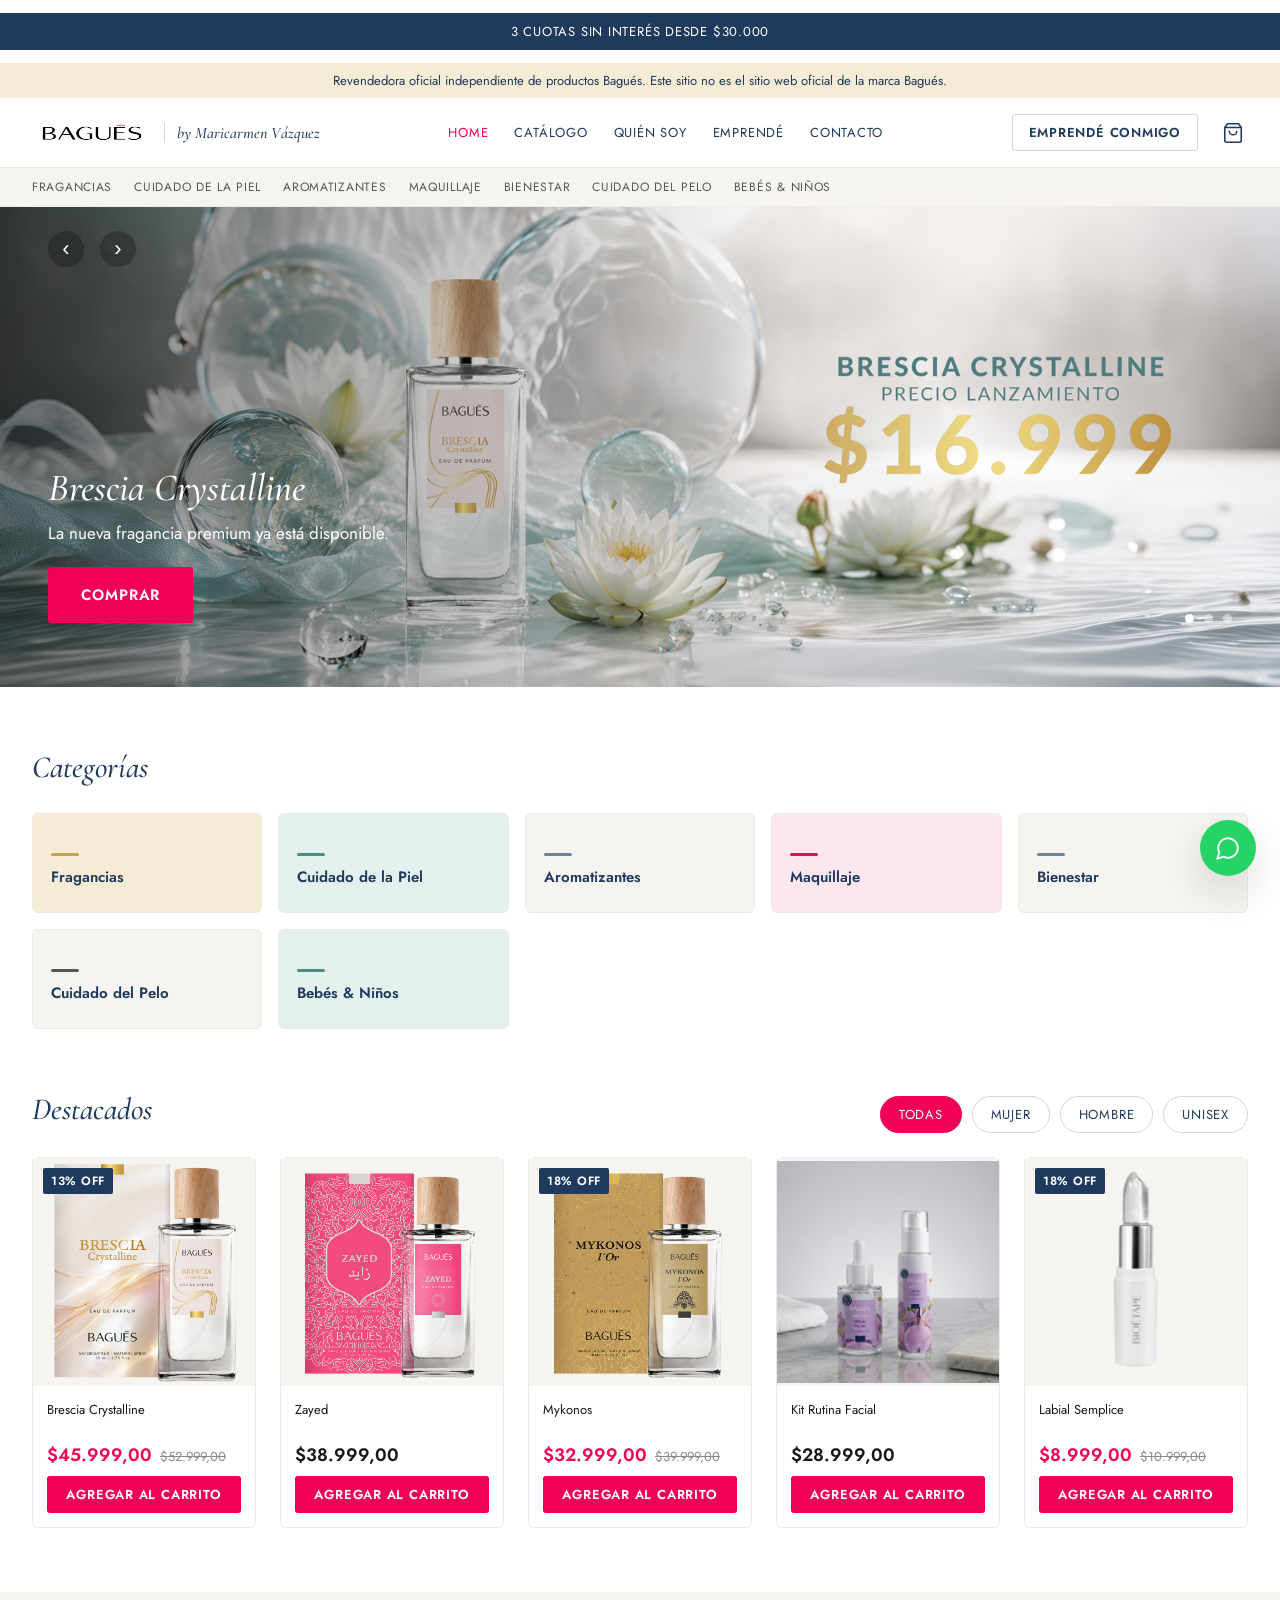
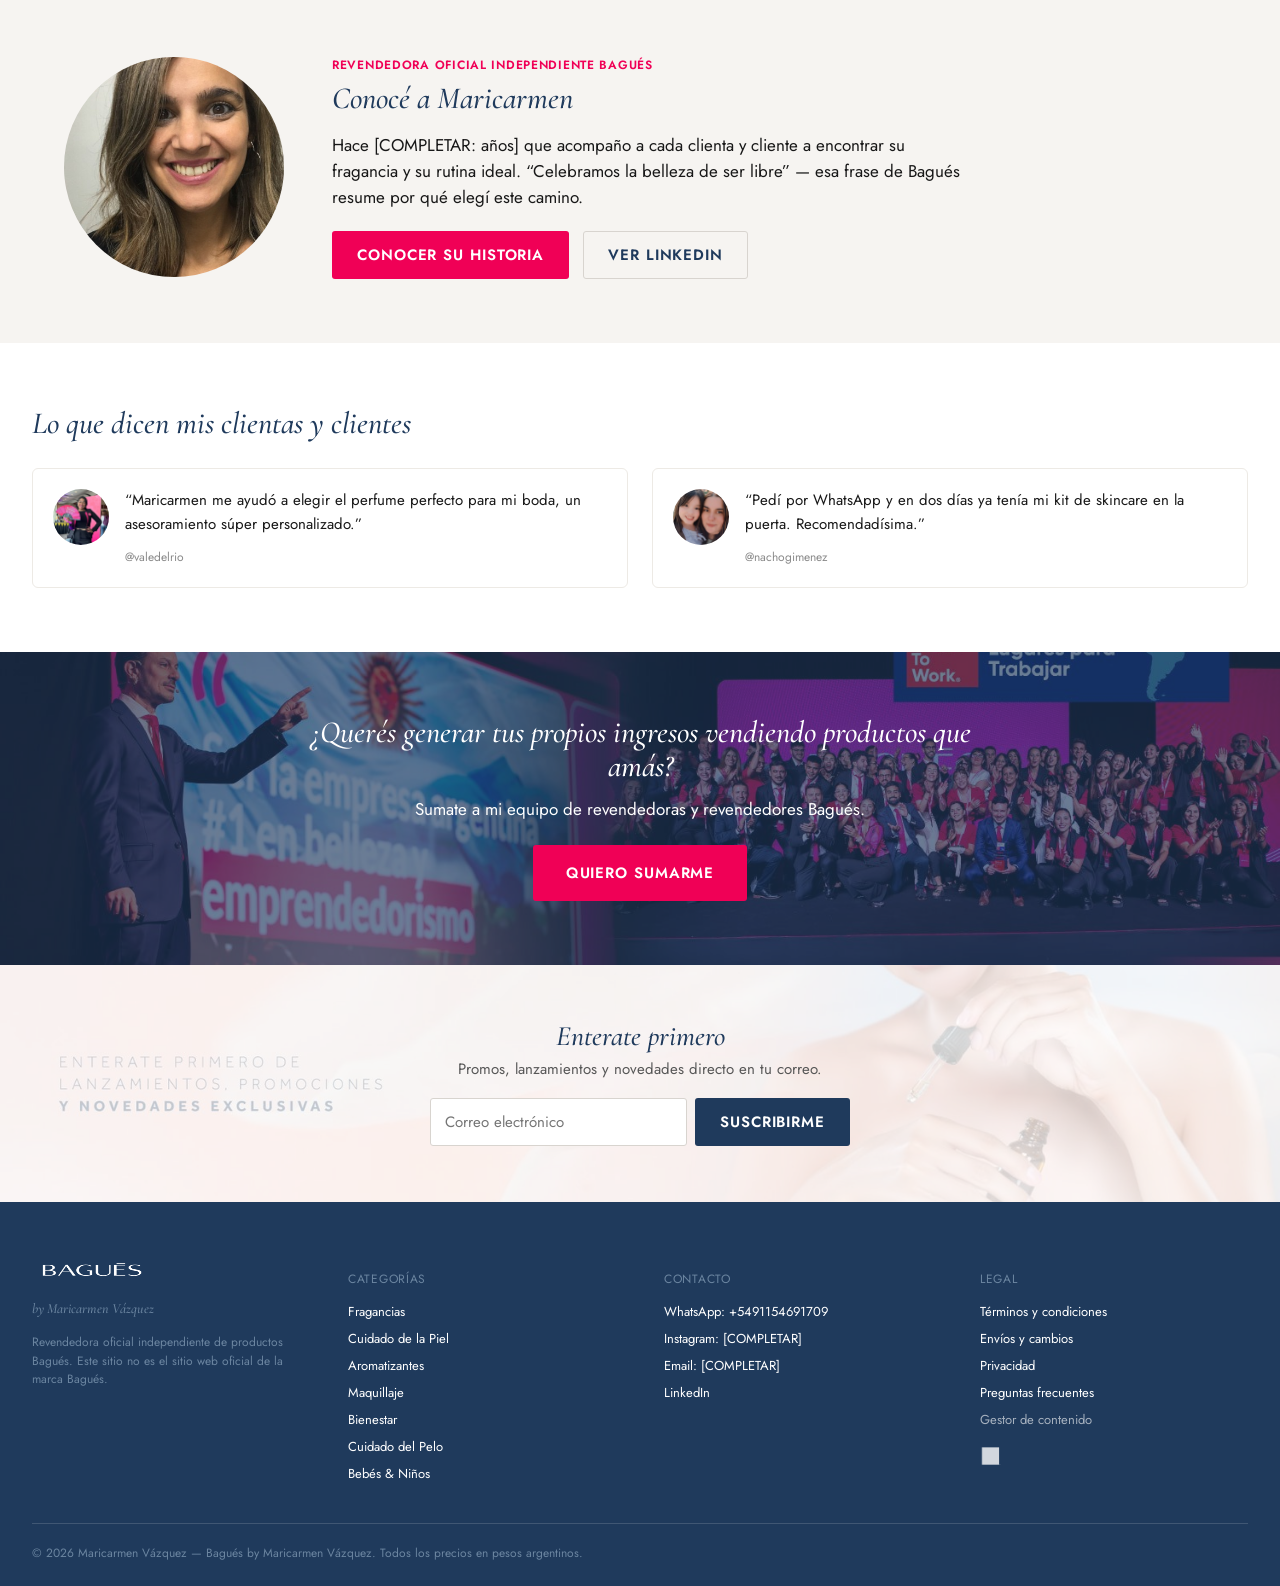
<file: index.html>
<!DOCTYPE html>
<html lang="es-AR">
<head>
<meta charset="utf-8">
<meta name="viewport" content="width=device-width, initial-scale=1">
<title>Bagués by Maricarmen Vázquez — Perfumería, skincare y maquillaje</title>
<meta name="description" content="Fragancias, cuidado de la piel, maquillaje y bienestar Bagués con asesoramiento personalizado de Maricarmen Vázquez, revendedora oficial independiente. Comprá online y coordiná por WhatsApp.">
<meta name="theme-color" content="#1F3A5C">
<link rel="canonical" href="https://ejemplo.com/">

<meta property="og:type" content="website">
<meta property="og:site_name" content="Bagués by Maricarmen Vázquez">
<meta property="og:title" content="Bagués by Maricarmen Vázquez">
<meta property="og:description" content="Celebramos la belleza de ser libre. Fragancias, skincare y maquillaje Bagués con asesoramiento personalizado.">
<meta property="og:image" content="assets/images/hero-brescia.png">
<meta property="og:locale" content="es_AR">
<meta name="twitter:card" content="summary_large_image">

<link rel="icon" href="assets/logos/bagues-logo-positivo.png">
<link rel="preload" href="fonts/jost-400.woff2" as="font" type="font/woff2" crossorigin>
<link rel="preload" href="fonts/cormorant-500i.woff2" as="font" type="font/woff2" crossorigin>
<link rel="stylesheet" href="css/tokens.colors.css">
<link rel="stylesheet" href="css/tokens.typography.css">
<link rel="stylesheet" href="css/tokens.spacing.css">
<link rel="stylesheet" href="css/styles.css">

<script type="application/ld+json">
{
  "@context": "https://schema.org",
  "@type": "Store",
  "name": "Bagués by Maricarmen Vázquez",
  "description": "Revendedora oficial independiente de productos Bagués: fragancias, cuidado de la piel, maquillaje y bienestar.",
  "areaServed": "AR",
  "currenciesAccepted": "ARS",
  "paymentAccepted": "Transferencia bancaria, Mercado Pago, Efectivo",
  "founder": { "@type": "Person", "name": "Maricarmen Vázquez", "sameAs": "https://www.linkedin.com/in/maricarmen-v%C3%A1zquez-851774218/" }
}
</script>
</head>
<body>

<a class="btn btn--secondary btn--sm sr-only" href="#main">Saltar al contenido</a>

<div id="header-slot"></div>

<main id="main" tabindex="-1"></main>

<div id="footer-slot"></div>
<div id="overlay-slot"></div>

<p id="live-region" class="sr-only" role="status" aria-live="polite"></p>

<noscript>
  <div style="padding:32px;text-align:center">
    <p>Este sitio necesita JavaScript activado para mostrar el catálogo y el carrito.</p>
    <p>Podés escribirle directamente a Maricarmen por WhatsApp para hacer tu pedido.</p>
  </div>
</noscript>

<script src="js/boot.js"></script>
</body>
</html>
</file>
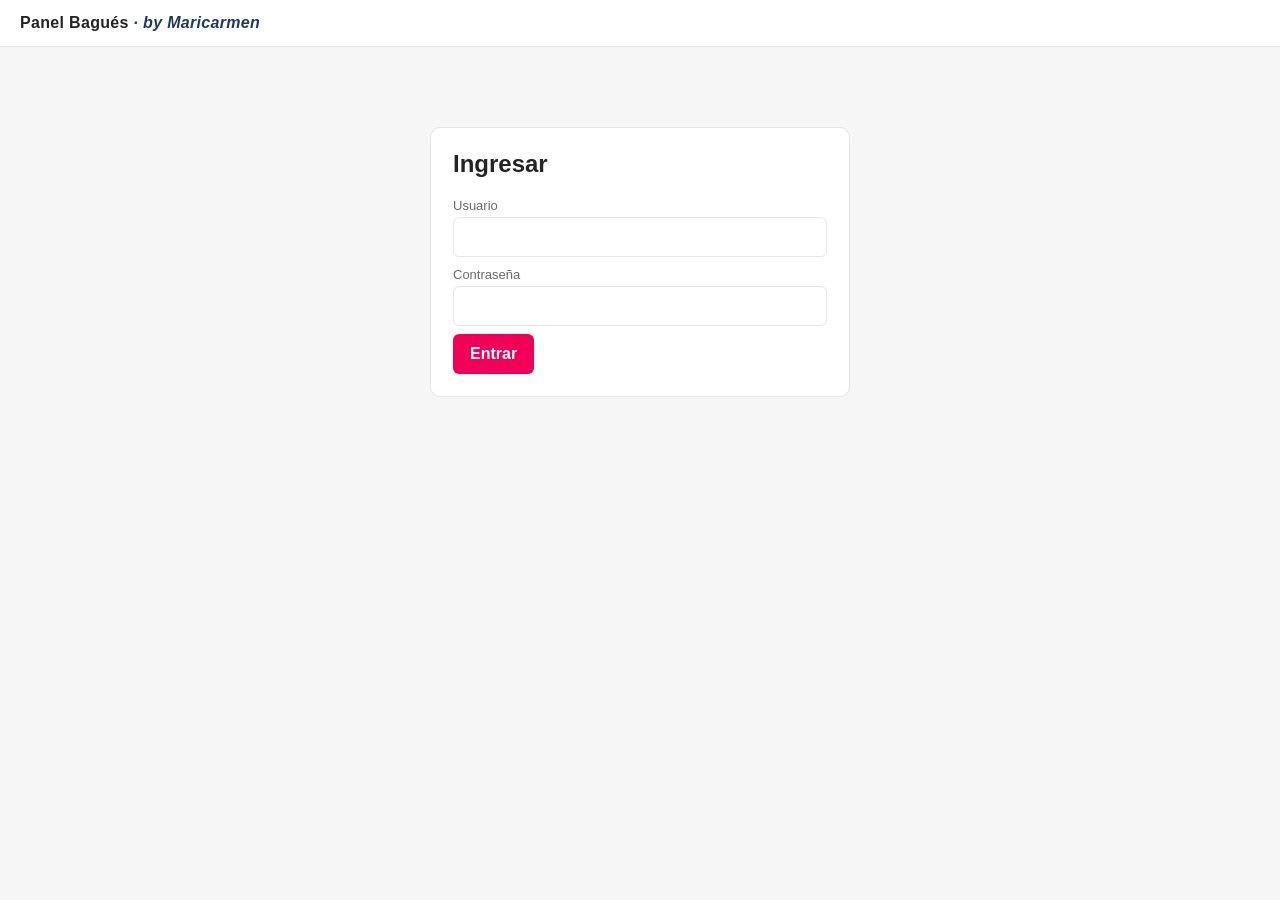
<file: admin/index.html>
<!DOCTYPE html>
<html lang="es">
<head>
<meta charset="utf-8">
<meta name="viewport" content="width=device-width, initial-scale=1">
<meta name="robots" content="noindex">
<title>Panel de administraci&oacute;n - Bagu&eacute;s by Maricarmen</title>
<style>
  :root{--pink:#F00056;--navy:#1F3A5C;--ink:#242424;--muted:#6b6b6b;--line:#e6e6e6;--bg:#f6f6f7}
  *{box-sizing:border-box}
  body{margin:0;font-family:-apple-system,'Segoe UI',Roboto,sans-serif;color:var(--ink);background:var(--bg)}
  header{background:#fff;border-bottom:1px solid var(--line);padding:14px 20px;display:flex;align-items:center;justify-content:space-between;position:sticky;top:0;z-index:10}
  header h1{font-size:16px;margin:0;letter-spacing:.02em}
  header .sp{font-style:italic;color:var(--navy)}
  .wrap{max-width:900px;margin:0 auto;padding:20px}
  .card{background:#fff;border:1px solid var(--line);border-radius:10px;padding:22px;margin-bottom:18px}
  label{display:block;font-size:13px;color:var(--muted);margin:10px 0 4px}
  input[type=text],input[type=password],input[type=number],textarea,select{width:100%;padding:10px 12px;border:1px solid var(--line);border-radius:6px;font:inherit;background:#fff}
  textarea{min-height:70px;resize:vertical}
  button{font:inherit;cursor:pointer;border-radius:6px;border:1px solid transparent;padding:10px 16px;font-weight:600}
  .btn-primary{background:var(--pink);color:#fff}
  .btn-ghost{background:#fff;border-color:var(--line);color:var(--ink)}
  .btn-sm{padding:6px 10px;font-size:13px}
  .tabs{display:flex;gap:8px;flex-wrap:wrap;margin-bottom:16px}
  .tab{padding:8px 14px;border:1px solid var(--line);border-radius:20px;background:#fff;font-size:14px}
  .tab.active{background:var(--navy);color:#fff;border-color:var(--navy)}
  .item{border:1px solid var(--line);border-radius:8px;padding:14px;margin-bottom:12px;background:#fafafa}
  .item-head{display:flex;justify-content:space-between;align-items:center;margin-bottom:6px}
  .row{display:grid;grid-template-columns:1fr 1fr;gap:12px}
  .muted{color:var(--muted);font-size:13px}
  .center{max-width:420px;margin:60px auto;text-align:left}
  .msg{padding:10px 12px;border-radius:6px;margin:10px 0;font-size:14px;display:none}
  .msg.ok{background:#e7f7ec;color:#1a7f43;display:block}
  .msg.err{background:#fdeaea;color:#b3261e;display:block}
  .msg.info{background:#eef2f8;color:var(--navy);display:block}
  .thumb{height:46px;border-radius:4px;border:1px solid var(--line);vertical-align:middle;margin-left:8px}
  .imgrow{display:flex;gap:8px;align-items:center}
  .imgrow input{flex:1}
  .bar{display:flex;gap:10px;flex-wrap:wrap;align-items:center;margin-top:8px}
  a{color:var(--pink)}
  code{background:#f0f0f0;padding:2px 5px;border-radius:4px}
</style>
</head>
<body>
<header>
  <h1>Panel Bagu&eacute;s <span class="sp">&middot; by Maricarmen</span></h1>
  <div id="hdr-actions"></div>
</header>
<div class="wrap" id="app"></div>

<script>
(function(){
  'use strict';
  var REPO='Dano-gpt/maricarmen-bagues-store', BRANCH='main';
  var API='https://api.github.com/repos/'+REPO+'/contents/';
  var PASS_HASH='b675ff39fa85b8b3418a68322bc6ed365fe14eb20ea6f741d64a0e98f1ee252e';
  var TOKEN_KEY='bagues_gh_token';
  var FILES={
    settings:{path:'content/settings.json'},
    home:{path:'content/home.json'},
    catalog:{path:'content/catalog.json'},
    faqs:{path:'content/faqs.json'}
  };
  var app=document.getElementById('app');
  var hdr=document.getElementById('hdr-actions');
  var tab='settings';

  /* ---------- utilidades ---------- */
  function el(h){var d=document.createElement('div');d.innerHTML=h.trim();return d.firstChild;}
  function esc(s){return String(s==null?'':s).replace(/&/g,'&amp;').replace(/</g,'&lt;').replace(/>/g,'&gt;').replace(/"/g,'&quot;');}
  function b64enc(str){return btoa(unescape(encodeURIComponent(str)));}
  function b64dec(b){return decodeURIComponent(escape(atob(b.replace(/\s/g,''))));}
  function token(){return localStorage.getItem(TOKEN_KEY)||'';}
  async function sha256hex(s){var buf=await crypto.subtle.digest('SHA-256',new TextEncoder().encode(s));return Array.from(new Uint8Array(buf)).map(function(b){return b.toString(16).padStart(2,'0');}).join('');}
  function msg(t,cls){var m=document.getElementById('msg');if(!m)return;m.className='msg '+cls;m.innerHTML=t;}

  function ghHeaders(){return {'Authorization':'token '+token(),'Accept':'application/vnd.github+json'};}

  async function ghGet(path){
    var r=await fetch(API+path+'?ref='+BRANCH,{headers:ghHeaders(),cache:'no-store'});
    if(r.status===404) return {sha:null,data:null};
    if(!r.ok) throw new Error('Lectura '+path+': '+r.status);
    var j=await r.json();
    return {sha:j.sha, data:JSON.parse(b64dec(j.content))};
  }
  async function ghPut(path,contentStr,sha,message){
    var body={message:message||('CMS: actualizar '+path),content:b64enc(contentStr),branch:BRANCH};
    if(sha) body.sha=sha;
    var r=await fetch(API+path,{method:'PUT',headers:ghHeaders(),body:JSON.stringify(body)});
    if(!r.ok){var e=await r.text();throw new Error('Guardado '+path+': '+r.status+' '+e);}
    var j=await r.json();return j.content.sha;
  }
  async function ghPutBinary(path,base64,message){
    // para imagenes: intenta obtener sha previo (si existe) y sube
    var sha=null;
    try{var g=await fetch(API+path+'?ref='+BRANCH,{headers:ghHeaders()});if(g.ok){sha=(await g.json()).sha;}}catch(e){}
    var body={message:message||('CMS: subir '+path),content:base64,branch:BRANCH};
    if(sha) body.sha=sha;
    var r=await fetch(API+path,{method:'PUT',headers:ghHeaders(),body:JSON.stringify(body)});
    if(!r.ok){var e=await r.text();throw new Error('Imagen '+path+': '+r.status+' '+e);}
    return true;
  }

  /* ---------- login ---------- */
  function renderLogin(){
    hdr.innerHTML='';
    app.innerHTML='';
    var c=el('<div class="card center">\
      <h2 style="margin-top:0">Ingresar</h2>\
      <div id="msg" class="msg"></div>\
      <label>Usuario</label><input type="text" id="u" autocomplete="username">\
      <label>Contrase&ntilde;a</label><input type="password" id="p" autocomplete="current-password">\
      <div class="bar"><button class="btn-primary" id="go">Entrar</button></div>\
    </div>');
    app.appendChild(c);
    document.getElementById('go').onclick=doLogin;
    document.getElementById('p').addEventListener('keydown',function(e){if(e.key==="Enter")doLogin();});
  }
  async function doLogin(){
    var u=document.getElementById('u').value.trim();
    var p=document.getElementById('p').value;
    var h=await sha256hex(p);
    if(u==='Gestor' && h===PASS_HASH){
      sessionStorage.setItem('bagues_admin_ok','1');
      routeAfterLogin();
    }else{
      msg('Usuario o contrase&ntilde;a incorrectos.','err');
    }
  }

  /* ---------- token ---------- */
  function renderToken(){
    hdr.innerHTML='';
    app.innerHTML='';
    var tokenUrl='https://github.com/settings/personal-access-tokens/new';
    var c=el('<div class="card center" style="max-width:560px">\
      <h2 style="margin-top:0">Conectar con GitHub (una sola vez)</h2>\
      <div id="msg" class="msg"></div>\
      <p class="muted">Para poder <b>guardar</b> los cambios en el sitio, peg&aacute; un <b>token de acceso</b> de GitHub. Se guarda solo en este navegador; no viaja a ning&uacute;n otro lado.</p>\
      <ol class="muted" style="line-height:1.7">\
        <li>Abr&iacute; <a href="'+tokenUrl+'" target="_blank" rel="noopener">github.com/settings/personal-access-tokens/new</a></li>\
        <li>En <b>Repository access</b> eleg&iacute; <b>Only select repositories</b> &rarr; <code>maricarmen-bagues-store</code>.</li>\
        <li>En <b>Permissions &rarr; Repository permissions</b>, pon&eacute; <b>Contents: Read and write</b>.</li>\
        <li>Click <b>Generate token</b>, copialo y pegalo ac&aacute; abajo.</li>\
      </ol>\
      <label>Token de GitHub</label><input type="password" id="tok" placeholder="github_pat_...">\
      <div class="bar"><button class="btn-primary" id="savetok">Guardar y continuar</button></div>\
    </div>');
    app.appendChild(c);
    document.getElementById('savetok').onclick=async function(){
      var t=document.getElementById('tok').value.trim();
      if(!t){msg('Peg&aacute; el token.','err');return;}
      localStorage.setItem(TOKEN_KEY,t);
      msg('Verificando token...','info');
      try{
        var r=await fetch('https://api.github.com/repos/'+REPO,{headers:ghHeaders()});
        if(!r.ok) throw new Error('El token no tiene acceso al repositorio ('+r.status+').');
        routeAfterLogin();
      }catch(e){localStorage.removeItem(TOKEN_KEY);msg(e.message,'err');}
    };
  }

  /* ---------- carga de contenido ---------- */
  async function loadAll(){
    for(var k in FILES){
      var g=await ghGet(FILES[k].path);
      FILES[k].sha=g.sha; FILES[k].data=g.data;
    }
  }

  /* ---------- helpers de formulario ---------- */
  function field(labelTxt,value,onInput,type){
    var id='f'+Math.random().toString(36).slice(2);
    var input;
    if(type==='textarea'){input=el('<textarea id="'+id+'"></textarea>');input.value=value==null?'':value;}
    else if(type==='number'){input=el('<input type="number" id="'+id+'">');input.value=(value==null?'':value);}
    else{input=el('<input type="text" id="'+id+'">');input.value=value==null?'':value;}
    input.addEventListener('input',function(){onInput(type==='number'?(input.value===''?null:Number(input.value)):input.value);});
    var wrap=el('<div><label>'+labelTxt+'</label></div>');
    wrap.appendChild(input);
    return wrap;
  }
  function imageField(labelTxt,value,onInput){
    var wrap=el('<div><label>'+labelTxt+'</label></div>');
    var row=el('<div class="imgrow"></div>');
    var input=el('<input type="text" placeholder="assets/...">');input.value=value==null?'':value;
    input.addEventListener('input',function(){onInput(input.value);refreshThumb();});
    var up=el('<button class="btn-ghost btn-sm">Subir</button>');
    var file=el('<input type="file" accept="image/*" style="display:none">');
    var thumb=el('<img class="thumb" style="display:none">');
    function refreshThumb(){var v=input.value;if(v){thumb.style.display='inline-block';thumb.src=(v.indexOf('http')===0?v:'../'+v);}else{thumb.style.display='none';}}
    up.onclick=function(){file.click();};
    file.onchange=function(){
      var f=file.files[0];if(!f)return;
      var rd=new FileReader();
      rd.onload=async function(){
        var b64=rd.result.split(',')[1];
        var name=f.name.replace(/[^a-zA-Z0-9._-]/g,'_');
        var path='assets/uploads/'+Date.now()+'_'+name;
        up.textContent='Subiendo...';up.disabled=true;
        try{
          await ghPutBinary(path,b64,'CMS: subir imagen '+name);
          input.value=path;onInput(path);refreshThumb();
          up.textContent='Subir';up.disabled=false;
        }catch(e){alert(e.message);up.textContent='Subir';up.disabled=false;}
      };
      rd.readAsDataURL(f);
    };
    row.appendChild(input);row.appendChild(up);row.appendChild(file);row.appendChild(thumb);
    wrap.appendChild(row);refreshThumb();
    return wrap;
  }
  function objList(container,list,defs,addLabel){
    function draw(){
      container.innerHTML='';
      list.forEach(function(obj,idx){
        var item=el('<div class="item"></div>');
        var head=el('<div class="item-head"><b class="muted">#'+(idx+1)+'</b></div>');
        var del=el('<button class="btn-ghost btn-sm">Eliminar</button>');
        del.onclick=function(){list.splice(idx,1);draw();};
        head.appendChild(del);item.appendChild(head);
        defs.forEach(function(d){
          var f;
          if(d.type==='image') f=imageField(d.label,obj[d.name],function(v){obj[d.name]=v;});
          else f=field(d.label,obj[d.name],function(v){obj[d.name]=v;},d.type);
          item.appendChild(f);
        });
        container.appendChild(item);
      });
      var add=el('<button class="btn-ghost btn-sm">+ '+addLabel+'</button>');
      add.onclick=function(){var o={};defs.forEach(function(d){o[d.name]=d.type==='number'?0:'';});list.push(o);draw();};
      container.appendChild(add);
    }
    draw();
  }
  function strList(container,arr,addLabel){
    function draw(){
      container.innerHTML='';
      arr.forEach(function(v,idx){
        var item=el('<div class="imgrow" style="margin-bottom:8px"></div>');
        var inp=el('<input type="text">');inp.value=v;
        inp.addEventListener('input',function(){arr[idx]=inp.value;});
        var del=el('<button class="btn-ghost btn-sm">x</button>');
        del.onclick=function(){arr.splice(idx,1);draw();};
        item.appendChild(inp);item.appendChild(del);container.appendChild(item);
      });
      var add=el('<button class="btn-ghost btn-sm">+ '+addLabel+'</button>');
      add.onclick=function(){arr.push('');draw();};
      container.appendChild(add);
    }
    draw();
  }

  /* ---------- editores ---------- */
  function editSettings(root){
    var d=FILES.settings.data, r=d.reseller, c=d.commerce, lg=d.legal, fo=d.forms, an=d.analytics;
    var box=el('<div class="card"><h3>Revendedora / contacto</h3></div>');
    box.appendChild(field('Nombre',r.nombre,function(v){r.nombre=v;}));
    box.appendChild(field('Rol',r.rol,function(v){r.rol=v;}));
    box.appendChild(field('WhatsApp (internacional, sin +)',r.whatsapp,function(v){r.whatsapp=v;}));
    box.appendChild(field('Instagram (usuario)',r.instagram,function(v){r.instagram=v;}));
    box.appendChild(field('Email',r.email,function(v){r.email=v;}));
    box.appendChild(field('Zona de cobertura',r.zona,function(v){r.zona=v;}));
    box.appendChild(field('LinkedIn (URL)',r.linkedin,function(v){r.linkedin=v;}));
    box.appendChild(imageField('Foto de Maricarmen',r.foto,function(v){r.foto=v;}));
    box.appendChild(field('Bio corta',r.bioCorta,function(v){r.bioCorta=v;},'textarea'));
    var blWrap=el('<div><label>Bio larga (p&aacute;rrafos)</label><div></div></div>');
    strList(blWrap.lastChild,r.bioLarga,'agregar p&aacute;rrafo');box.appendChild(blWrap);
    root.appendChild(box);

    var box2=el('<div class="card"><h3>Comercio</h3></div>');
    box2.appendChild(field('Env&iacute;o gratis desde ($)',c.envioGratisDesde,function(v){c.envioGratisDesde=v;},'number'));
    box2.appendChild(field('Costo de env&iacute;o ($)',c.costoEnvio,function(v){c.costoEnvio=v;},'number'));
    box2.appendChild(field('Moneda (s&iacute;mbolo)',c.moneda,function(v){c.moneda=v;}));
    var cupWrap=el('<div><label>Cupones</label><div></div></div>');
    objList(cupWrap.lastChild,c.cupones,[{name:'codigo',label:'C&oacute;digo',type:'text'},{name:'descuento',label:'Descuento (0.10 = 10%)',type:'number'}],'cup&oacute;n');
    box2.appendChild(cupWrap);
    var promoWrap=el('<div><label>Promos (barra superior)</label><div></div></div>');
    strList(promoWrap.lastChild,c.promos,'agregar promo');box2.appendChild(promoWrap);
    root.appendChild(box2);

    var box3=el('<div class="card"><h3>Legal, formularios y analytics</h3></div>');
    box3.appendChild(field('Texto del aviso legal',lg.disclaimer,function(v){lg.disclaimer=v;},'textarea'));
    var selWrap=el('<div><label>Modo de formularios</label></div>');
    var sel=el('<select><option value="whatsapp">whatsapp</option><option value="email">email</option><option value="endpoint">endpoint</option></select>');
    sel.value=fo.modo;sel.onchange=function(){fo.modo=sel.value;};selWrap.appendChild(sel);box3.appendChild(selWrap);
    box3.appendChild(field('Endpoint (si modo=endpoint)',fo.endpoint,function(v){fo.endpoint=v;}));
    box3.appendChild(field('Google Analytics ID (G-...)',an.gaMeasurementId,function(v){an.gaMeasurementId=v;}));
    box3.appendChild(field('Meta Pixel ID',an.metaPixelId,function(v){an.metaPixelId=v;}));
    root.appendChild(box3);
  }
  function editHome(root){
    var d=FILES.home.data;
    var b1=el('<div class="card"><h3>Slides del hero</h3><div></div></div>');
    objList(b1.lastChild,d.hero,[{name:'image',label:'Imagen',type:'image'},{name:'title',label:'T&iacute;tulo',type:'text'},{name:'subtitle',label:'Subt&iacute;tulo',type:'text'},{name:'link',label:'Link (ej #/producto/brescia)',type:'text'}],'slide');
    root.appendChild(b1);
    var b2=el('<div class="card"><h3>Testimonios</h3><div></div></div>');
    objList(b2.lastChild,d.testimonials,[{name:'img',label:'Foto',type:'image'},{name:'text',label:'Texto',type:'textarea'},{name:'author',label:'Autor',type:'text'}],'testimonio');
    root.appendChild(b2);
  }
  function editCatalog(root){
    var d=FILES.catalog.data;
    var b1=el('<div class="card"><h3>Categor&iacute;as</h3><div></div></div>');
    objList(b1.lastChild,d.categories,[{name:'slug',label:'Slug',type:'text'},{name:'name',label:'Nombre',type:'text'},{name:'accent',label:'Color acento (var CSS)',type:'text'},{name:'tint',label:'Color fondo (var CSS)',type:'text'}],'categor&iacute;a');
    root.appendChild(b1);
    var b2=el('<div class="card"><h3>Productos</h3><div></div></div>');
    objList(b2.lastChild,d.products,[
      {name:'id',label:'ID (&uacute;nico, sin espacios)',type:'text'},
      {name:'name',label:'Nombre',type:'text'},
      {name:'family',label:'Familia',type:'text'},
      {name:'category',label:'Categor&iacute;a (slug)',type:'text'},
      {name:'genero',label:'G&eacute;nero (Mujer/Hombre/Unisex)',type:'text'},
      {name:'price',label:'Precio ($)',type:'number'},
      {name:'compareAt',label:'Precio anterior ($, opcional)',type:'number'},
      {name:'percent',label:'% OFF',type:'number'},
      {name:'image',label:'Imagen',type:'image'},
      {name:'notes',label:'Notas',type:'textarea'},
      {name:'desc',label:'Descripci&oacute;n',type:'textarea'}
    ],'producto');
    root.appendChild(b2);
  }
  function editFaqs(root){
    var d=FILES.faqs.data;
    var b=el('<div class="card"><h3>Preguntas frecuentes</h3><div></div></div>');
    objList(b.lastChild,d.faqs,[{name:'q',label:'Pregunta',type:'text'},{name:'a',label:'Respuesta',type:'textarea'}],'pregunta');
    root.appendChild(b);
  }

  /* ---------- main ---------- */
  function renderMain(){
    hdr.innerHTML='';
    var logout=el('<button class="btn-ghost btn-sm">Salir</button>');
    logout.onclick=function(){sessionStorage.removeItem('bagues_admin_ok');renderLogin();};
    hdr.appendChild(logout);

    app.innerHTML='';
    var tabs=el('<div class="tabs">\
      <button class="tab" data-t="settings">Configuraci&oacute;n</button>\
      <button class="tab" data-t="home">Inicio</button>\
      <button class="tab" data-t="catalog">Cat&aacute;logo</button>\
      <button class="tab" data-t="faqs">FAQs</button></div>');
    app.appendChild(tabs);
    var m=el('<div id="msg" class="msg"></div>');app.appendChild(m);
    var root=el('<div></div>');app.appendChild(root);
    var bar=el('<div class="bar"><button class="btn-primary" id="save">Guardar y publicar</button>\
      <span class="muted">Los cambios se publican en el sitio en ~1 minuto.</span></div>');
    app.appendChild(bar);

    function paint(){
      Array.prototype.forEach.call(tabs.querySelectorAll('.tab'),function(b){b.classList.toggle('active',b.getAttribute('data-t')===tab);});
      root.innerHTML='';
      if(tab==='settings')editSettings(root);
      else if(tab==='home')editHome(root);
      else if(tab==='catalog')editCatalog(root);
      else editFaqs(root);
    }
    Array.prototype.forEach.call(tabs.querySelectorAll('.tab'),function(b){b.onclick=function(){tab=b.getAttribute('data-t');paint();};});
    document.getElementById('save').onclick=saveAll;
    paint();
  }

  async function saveAll(){
    var btn=document.getElementById('save');btn.disabled=true;btn.textContent='Guardando...';
    msg('Guardando cambios...','info');
    try{
      for(var k in FILES){
        var json=JSON.stringify(FILES[k].data,null,2)+'\n';
        var newSha=await ghPut(FILES[k].path,json,FILES[k].sha,'CMS: actualizar '+FILES[k].path);
        FILES[k].sha=newSha;
      }
      msg('Cambios guardados. El sitio se actualiza en ~1 minuto.','ok');
    }catch(e){msg(e.message,'err');}
    btn.disabled=false;btn.textContent='Guardar y publicar';
  }

  async function routeAfterLogin(){
    if(!token()){renderToken();return;}
    app.innerHTML='<div class="card">Cargando contenido...</div>';
    try{await loadAll();renderMain();}
    catch(e){
      if(String(e.message).indexOf('401')>=0||String(e.message).indexOf('403')>=0){
        localStorage.removeItem(TOKEN_KEY);renderToken();
        setTimeout(function(){msg('El token no es v&aacute;lido o expir&oacute;. Gener&aacute; uno nuevo.','err');},50);
      }else{
        app.innerHTML='<div class="card"><div class="msg err" style="display:block">'+esc(e.message)+'</div></div>';
      }
    }
  }

  /* ---------- init ---------- */
  if(sessionStorage.getItem('bagues_admin_ok')==='1') routeAfterLogin();
  else renderLogin();
})();
</script>
</body>
</html>
</file>
<file: css/tokens.colors.css>
:root{
--pink-100:#FDE7EF;
--pink-300:#F98CB0;
--pink-500:#F00056;
--pink-600:#D0004A;
--pink-700:#A8003C;
--navy-900:#1F3A5C;
--navy-700:#35506E;
--navy-400:#6B85A0;
--gold-500:#C9A24B;
--gold-100:#F6ECD6;
--teal-500:#4C8C86;
--teal-100:#E3F0EE;
--ink:#181818;
--gray-900:#242424;
--gray-700:#575757;
--gray-500:#8A8A8A;
--gray-300:#D8D4CF;
--gray-150:#EDEAE5;
--gray-100:#F6F4F1;
--white:#FFFFFF;
--color-primary:var(--pink-500);
--color-primary-hover:var(--pink-600);
--color-primary-active:var(--pink-700);
--color-primary-tint:var(--pink-100);
--color-secondary:var(--navy-900);
--color-accent-gold:var(--gold-500);
--color-accent-teal:var(--teal-500);
--text-heading:var(--navy-900);
--text-body:var(--ink);
--text-muted:var(--gray-700);
--text-faint:var(--gray-500);
--text-on-primary:var(--white);
--text-on-dark:var(--white);
--surface-page:var(--white);
--surface-canvas:var(--gray-100);
--surface-card:var(--white);
--surface-sunken:var(--gray-100);
--surface-dark:var(--navy-900);
--border-default:var(--gray-300);
--border-subtle:var(--gray-150);
--border-focus:var(--color-primary);
--link-color:var(--pink-600);
--link-color-hover:var(--pink-700);
--sale-badge-bg:var(--navy-900);
--sale-badge-text:var(--white);
}
</file>
<file: css/tokens.typography.css>
:root{
--font-display:'Cormorant Garamond',Georgia,serif;
--font-sans:'Jost',-apple-system,'Segoe UI',sans-serif;
--tracking-wide:0.06em;
--tracking-wider:0.12em;
--fs-display-xl:clamp(2.75rem,4vw,4.5rem);/* @kind other */
--fs-display-lg:clamp(2.2rem,3vw,3.25rem);/* @kind other */
--fs-display-md:clamp(1.6rem,2.4vw,2.25rem);/* @kind other */
--fs-heading-lg:1.75rem;
--fs-heading-md:1.375rem;
--fs-heading-sm:1.125rem;
--fs-body-lg:1.0625rem;
--fs-body-md:0.9375rem;
--fs-body-sm:0.8125rem;
--fs-label:0.75rem;
--lh-tight:1.1;/* @kind other */
--lh-snug:1.3;/* @kind other */
--lh-normal:1.55;/* @kind other */
--fw-regular:400;/* @kind other */
--fw-medium:500;/* @kind other */
--fw-semibold:600;/* @kind other */
--fw-bold:700;/* @kind other */
}
</file>
<file: css/tokens.spacing.css>
:root{
--space-1:4px;--space-2:8px;--space-3:12px;--space-4:16px;--space-5:20px;
--space-6:24px;--space-8:32px;--space-10:40px;--space-12:48px;--space-16:64px;
--space-20:80px;--space-24:96px;
--container-max:1280px;/* @kind other */
--radius-xs:2px;--radius-sm:3px;--radius-md:6px;--radius-lg:10px;--radius-pill:999px;
--shadow-sm:0 1px 3px rgba(24,24,24,0.08);
--shadow-md:0 6px 20px rgba(24,24,24,0.10);
--shadow-lg:0 16px 40px rgba(24,24,24,0.14);
--ease-standard:cubic-bezier(.4,0,.2,1);/* @kind other */
--dur-fast:150ms;/* @kind other */--dur-base:220ms;/* @kind other */--dur-slow:400ms;/* @kind other */
}
</file>
<file: css/styles.css>
/* ==========================================================================
   Bagués Design System — hoja de estilos de producción
   Tokens en: tokens.colors.css / tokens.typography.css / tokens.spacing.css
   ========================================================================== */

@font-face{font-family:'Cormorant Garamond';src:url('../fonts/cormorant-400.woff2') format('woff2');font-weight:400 700;font-style:normal;font-display:swap}
@font-face{font-family:'Cormorant Garamond';src:url('../fonts/cormorant-500i.woff2') format('woff2');font-weight:400 700;font-style:italic;font-display:swap}
@font-face{font-family:'Jost';src:url('../fonts/jost-400.woff2') format('woff2');font-weight:400 700;font-style:normal;font-display:swap}

@import url('tokens.colors.css');
@import url('tokens.typography.css');
@import url('tokens.spacing.css');

*{box-sizing:border-box}
html{scroll-behavior:smooth}
body{margin:0;font-family:var(--font-sans);background:var(--surface-page);color:var(--text-body);min-height:100vh;display:flex;flex-direction:column}
a{color:var(--link-color);text-decoration:none}
a:hover{color:var(--link-color-hover)}
img{max-width:100%}
::selection{background:var(--pink-100)}
:focus-visible{outline:2px solid var(--border-focus);outline-offset:2px}

.container{max-width:var(--container-max);margin:0 auto;padding-left:var(--space-8);padding-right:var(--space-8)}
.display{font-family:var(--font-display);font-style:italic;line-height:var(--lh-tight);color:var(--text-heading)}
.display-lg{font-size:var(--fs-display-lg)}
.display-md{font-size:var(--fs-display-md)}
.h-lg{font-size:var(--fs-heading-lg)}
.eyebrow{font-size:12px;text-transform:uppercase;letter-spacing:var(--tracking-wide);color:var(--color-primary);font-weight:var(--fw-semibold)}
.muted{color:var(--text-muted)}
.faint{color:var(--text-faint)}
.sr-only{position:absolute;width:1px;height:1px;padding:0;margin:-1px;overflow:hidden;clip:rect(0 0 0 0);white-space:nowrap;border:0}

/* ---------- Botones ---------- */
.btn{font-family:var(--font-sans);font-weight:var(--fw-semibold);letter-spacing:var(--tracking-wide);text-transform:uppercase;
  border-radius:var(--radius-sm);border:1px solid transparent;cursor:pointer;display:inline-flex;align-items:center;justify-content:center;gap:8px;
  transition:background var(--dur-fast) var(--ease-standard),color var(--dur-fast) var(--ease-standard),border-color var(--dur-fast) var(--ease-standard);
  padding:12px 24px;font-size:var(--fs-body-md);text-decoration:none}
.btn:hover{text-decoration:none}
.btn--sm{padding:8px 16px;font-size:var(--fs-body-sm)}
.btn--lg{padding:16px 32px;font-size:var(--fs-body-md)}
.btn--primary{background:var(--color-primary);color:var(--text-on-primary)}
.btn--primary:hover{background:var(--color-primary-hover);color:var(--text-on-primary)}
.btn--secondary{background:var(--color-secondary);color:var(--white)}
.btn--secondary:hover{background:var(--navy-700);color:var(--white)}
.btn--outline{background:transparent;color:var(--color-secondary);border-color:var(--border-default)}
.btn--outline:hover{background:var(--gray-100);color:var(--color-secondary)}
.btn--ghost{background:transparent;color:var(--color-secondary)}
.btn--ghost:hover{background:var(--gray-100)}
.btn[disabled]{opacity:.5;cursor:not-allowed}
.btn--block{width:100%}

/* ---------- Formularios ---------- */
.field{font-family:var(--font-sans);font-size:var(--fs-body-md);padding:12px 14px;border-radius:var(--radius-sm);
  border:1px solid var(--border-default);outline:none;color:var(--text-body);background:var(--white);width:100%;
  transition:border-color var(--dur-fast) var(--ease-standard)}
.field:focus{border-color:var(--border-focus)}
textarea.field{resize:vertical}
select.field{appearance:none;background-image:url("data:image/svg+xml;utf8,<svg xmlns='http://www.w3.org/2000/svg' width='12' height='12' viewBox='0 0 24 24' fill='none' stroke='%23575757' stroke-width='2'><path d='m6 9 6 6 6-6'/></svg>");background-repeat:no-repeat;background-position:right 12px center;padding-right:34px}
.form-stack{display:flex;flex-direction:column;gap:14px}
.form-error{font-size:var(--fs-body-sm);color:var(--pink-700)}
.check{display:flex;gap:8px;align-items:flex-start;font-size:var(--fs-body-sm);color:var(--text-muted)}

/* ---------- Badges / pills ---------- */
.badge-sale{font-family:var(--font-sans);font-weight:var(--fw-semibold);font-size:var(--fs-label);text-transform:uppercase;
  letter-spacing:var(--tracking-wide);background:var(--sale-badge-bg);color:var(--sale-badge-text);padding:4px 8px;
  border-radius:var(--radius-xs);display:inline-block}
.pill{font-family:var(--font-sans);font-size:var(--fs-body-sm);text-transform:uppercase;letter-spacing:var(--tracking-wide);
  padding:8px 18px;border-radius:var(--radius-pill);border:1px solid var(--border-default);background:transparent;
  color:var(--text-heading);cursor:pointer;transition:all var(--dur-fast) var(--ease-standard)}
.pill:hover{border-color:var(--color-primary)}
.pill.is-active{border-color:var(--color-primary);background:var(--color-primary);color:var(--white)}
.pills{display:flex;gap:10px;flex-wrap:wrap}
.tag{padding:8px 16px;border-radius:var(--radius-pill);border:1px solid var(--border-default);background:#fff;
  color:var(--text-heading);font-family:var(--font-sans);font-size:13px;cursor:pointer}
.tag.is-active{border-color:var(--color-primary);background:var(--color-primary);color:#fff}
.option-row{display:inline-flex;align-items:center;padding:10px 16px;border-radius:var(--radius-sm);
  border:1px solid var(--border-default);background:#fff;color:var(--text-body);font-size:14px;cursor:pointer;width:100%}
.option-row.is-active{border-color:var(--color-primary);background:var(--pink-100);color:var(--navy-900)}

/* ---------- Precios ---------- */
.price{display:flex;align-items:baseline;gap:8px;flex-wrap:wrap}
.price__now{font-weight:var(--fw-semibold);font-size:var(--fs-heading-sm);color:var(--text-body)}
.price__now.is-sale{color:var(--color-primary)}
.price__was{font-size:var(--fs-body-sm);color:var(--text-faint);text-decoration:line-through}

/* ---------- Stepper ---------- */
.stepper{display:inline-flex;align-items:center;border:1px solid var(--border-default);border-radius:var(--radius-pill)}
.stepper button{width:32px;height:32px;border:none;background:transparent;font-family:var(--font-sans);font-size:16px;cursor:pointer;color:var(--text-body)}
.stepper span{min-width:24px;text-align:center;font-family:var(--font-sans);font-size:var(--fs-body-md)}

/* ---------- Product card ---------- */
.card{border:1px solid var(--border-subtle);border-radius:var(--radius-md);background:var(--surface-card);overflow:hidden;
  box-shadow:none;transition:box-shadow var(--dur-base) var(--ease-standard);display:flex;flex-direction:column;height:100%}
.card:hover{box-shadow:var(--shadow-md)}
.card__media{position:relative;aspect-ratio:1;background:var(--surface-sunken);display:block}
.card__media img{width:100%;height:100%;object-fit:contain}
.card__badge{position:absolute;top:10px;left:10px}
.card__body{padding:14px;display:flex;flex-direction:column;gap:8px;flex:1}
.card__name{font-size:var(--fs-body-sm);color:var(--text-body);min-height:34px}
.card__body .btn{margin-top:auto}
.grid-products{display:grid;grid-template-columns:repeat(auto-fill,minmax(220px,1fr));gap:24px}

/* ---------- Header ---------- */
.promo{background:var(--navy-900);color:#fff;text-align:center;padding:9px 16px;font-size:var(--fs-body-sm);
  letter-spacing:var(--tracking-wide);text-transform:uppercase}
.disclaimer{background:var(--gold-100);color:var(--navy-900);text-align:center;padding:8px 16px;font-size:var(--fs-body-sm)}
.site-header{border-bottom:1px solid var(--border-subtle);background:#fff;position:sticky;top:0;z-index:50}
.site-header__bar{max-width:var(--container-max);margin:0 auto;padding:16px 32px;display:flex;align-items:center;
  justify-content:space-between;gap:24px;flex-wrap:wrap}
.brand{display:flex;align-items:center;gap:12px;cursor:pointer;background:none;border:none;padding:0}
.brand img{height:28px}
.brand__by{border-left:1px solid var(--border-default);padding-left:12px;font-family:var(--font-display);font-size:16px;
  color:var(--text-heading);font-style:italic}
.mainnav{display:flex;gap:26px;flex-wrap:wrap}
.mainnav a{font-size:var(--fs-body-sm);text-transform:uppercase;letter-spacing:var(--tracking-wide);color:var(--text-heading)}
.mainnav a.is-active{color:var(--color-primary)}
.header-actions{display:flex;gap:20px;align-items:center}
.cart-btn{position:relative;cursor:pointer;padding:4px;background:none;border:none;color:var(--text-heading);line-height:0}
.cart-btn__count{position:absolute;top:-6px;right:-8px;background:var(--color-primary);color:#fff;font-size:11px;
  font-weight:600;min-width:18px;height:18px;border-radius:var(--radius-pill);display:flex;align-items:center;
  justify-content:center;padding:0 4px}
.subnav{background:var(--surface-canvas);border-top:1px solid var(--border-subtle)}
.subnav__inner{max-width:var(--container-max);margin:0 auto;padding:10px 32px;display:flex;gap:22px;flex-wrap:wrap;overflow:auto}
.subnav a{font-size:12px;text-transform:uppercase;letter-spacing:var(--tracking-wide);color:var(--text-muted);white-space:nowrap}
.subnav a.is-active{color:var(--color-primary)}
.nav-toggle{display:none}

/* ---------- Hero ---------- */
.hero{position:relative;width:100%;height:480px;overflow:hidden;background:var(--surface-canvas)}
.hero__img{position:absolute;inset:0;background-size:cover;background-position:center}
.hero__scrim{position:absolute;inset:0;background:linear-gradient(90deg,rgba(24,24,24,.55),transparent 62%)}
.hero__content{position:absolute;left:48px;bottom:64px;max-width:520px;color:#fff}
.hero__arrows{position:absolute;left:48px;top:24px;display:flex;gap:16px}
.hero__arrows button{background:rgba(0,0,0,.25);border:none;color:#fff;font-size:22px;cursor:pointer;width:36px;height:36px;border-radius:50%}
.hero__dots{position:absolute;right:48px;bottom:64px;display:flex;gap:10px}
.hero__dots button{width:9px;height:9px;border-radius:50%;cursor:pointer;border:none;padding:0;background:rgba(255,255,255,.45)}
.hero__dots button.is-active{background:#fff}

/* ---------- Secciones ---------- */
.section{max-width:var(--container-max);margin:0 auto;padding:64px 32px}
.section--tint{background:var(--surface-canvas);padding:64px 32px}
.cat-grid{display:grid;grid-template-columns:repeat(auto-fill,minmax(200px,1fr));gap:16px}
.cat-card{cursor:pointer;border-radius:var(--radius-md);padding:24px 18px;border:1px solid var(--border-subtle);
  display:flex;flex-direction:column;gap:10px;min-height:100px;justify-content:flex-end;text-align:left;font:inherit}
.cat-card__rule{width:28px;height:3px;border-radius:2px}
.cat-card__name{font-size:var(--fs-body-md);font-weight:600;color:var(--text-heading)}
.testimonials{display:flex;gap:24px;flex-wrap:wrap}
.testimonial{flex:1;min-width:280px;display:flex;gap:16px;border:1px solid var(--border-subtle);border-radius:var(--radius-md);padding:20px}
.testimonial img{width:56px;height:56px;border-radius:50%;object-fit:cover;flex:none}
.band{position:relative;padding:64px 32px;background:var(--navy-900);color:#fff;overflow:hidden;text-align:center}
.band__bg{position:absolute;inset:0;width:100%;height:100%;object-fit:cover;opacity:.35}
.band__inner{position:relative;max-width:720px;margin:0 auto}
.newsletter{position:relative;padding:56px 32px}
.newsletter__bg{position:absolute;inset:0;width:100%;height:100%;object-fit:cover}
.newsletter__scrim{position:absolute;inset:0;background:rgba(255,255,255,.72)}
.newsletter__inner{position:relative;max-width:520px;margin:0 auto;text-align:center}
.avatar-round{width:220px;height:220px;border-radius:50%;object-fit:cover;flex:none;background:var(--surface-canvas)}
.steps{display:grid;grid-template-columns:repeat(auto-fill,minmax(220px,1fr));gap:24px}
.step__n{font-family:var(--font-display);font-size:32px;color:var(--color-primary);margin-bottom:6px}
.benefit{border:1px solid var(--border-subtle);border-radius:var(--radius-md);padding:22px}
.benefit svg{width:24px;height:24px;margin-bottom:12px;color:var(--color-primary)}

/* ---------- Catálogo ---------- */
.catalog{display:flex;gap:32px;align-items:flex-start;flex-wrap:wrap}
.catalog__aside{width:220px;flex:none;display:flex;flex-direction:column;gap:24px}
.catalog__main{flex:1;min-width:280px}
.filter-title{font-size:12px;text-transform:uppercase;letter-spacing:var(--tracking-wide);color:var(--text-faint);margin-bottom:10px}
.filter-links{display:flex;flex-direction:column;gap:8px}
.filter-links a{font-size:var(--fs-body-sm);color:var(--text-muted)}
.filter-links a.is-active{color:var(--color-primary);font-weight:600}
.toolbar{display:flex;justify-content:space-between;align-items:center;margin-bottom:18px;flex-wrap:wrap;gap:12px}
.breadcrumb{display:flex;gap:6px;font-size:var(--fs-body-sm);color:var(--text-muted);flex-wrap:wrap}
.breadcrumb .is-current{color:var(--text-heading)}

/* ---------- PDP ---------- */
.pdp{display:flex;gap:56px;flex-wrap:wrap}
.pdp__media{flex:1;min-width:300px;max-width:440px}
.pdp__frame{aspect-ratio:1;background:var(--surface-canvas);border-radius:var(--radius-md);display:flex;
  align-items:center;justify-content:center;padding:32px}
.pdp__frame img{width:100%;height:100%;object-fit:contain}
.pdp__info{flex:1;min-width:300px;max-width:520px}
.pdp__actions{display:flex;align-items:center;gap:16px;margin-bottom:24px;flex-wrap:wrap}
.review{border:1px solid var(--border-subtle);border-radius:var(--radius-md);padding:16px}
.stars{color:var(--gold-500);margin-bottom:6px}

/* ---------- Carrito ---------- */
.cart-line{display:flex;gap:16px;border-bottom:1px solid var(--border-subtle);padding-bottom:18px;align-items:center}
.cart-line__img{width:72px;height:72px;background-color:var(--surface-canvas);border-radius:var(--radius-sm);flex:none;object-fit:contain}
.summary{width:320px;flex:none;border:1px solid var(--border-subtle);border-radius:var(--radius-md);padding:24px;
  display:flex;flex-direction:column;gap:14px;align-self:flex-start}
.summary__row{display:flex;justify-content:space-between;font-size:var(--fs-body-sm);color:var(--text-muted)}
.summary__total{display:flex;justify-content:space-between;font-size:var(--fs-heading-sm);font-weight:600;
  color:var(--text-heading);border-top:1px solid var(--border-subtle);padding-top:14px}
.icon-btn{border:none;background:none;color:var(--text-faint);cursor:pointer;font-size:18px;line-height:1}

/* ---------- Drawer ---------- */
.drawer-scrim{position:fixed;inset:0;background:rgba(24,24,24,.4);z-index:70;border:none;width:100%}
.drawer{position:fixed;top:0;right:0;height:100%;width:380px;max-width:92vw;background:#fff;z-index:71;
  box-shadow:var(--shadow-lg);display:flex;flex-direction:column;padding:24px}
.drawer__head{display:flex;justify-content:space-between;align-items:center;margin-bottom:20px}
.drawer__body{flex:1;overflow:auto;display:flex;flex-direction:column;gap:14px}
.drawer__foot{border-top:1px solid var(--border-subtle);padding-top:16px;margin-top:12px}

/* ---------- FAQ ---------- */
.faq{border:1px solid var(--border-subtle);border-radius:var(--radius-sm);overflow:hidden}
.faq__q{padding:14px 16px;cursor:pointer;display:flex;justify-content:space-between;align-items:center;gap:12px;
  font-size:var(--fs-body-md);color:var(--text-heading);font-weight:600;width:100%;background:none;border:none;
  text-align:left;font-family:var(--font-sans)}
.faq__a{padding:0 16px 14px;font-size:var(--fs-body-sm);color:var(--text-muted);line-height:var(--lh-normal)}

/* ---------- Footer / WhatsApp ---------- */
.site-footer{background:var(--navy-900);color:#fff;padding:56px 32px 24px;margin-top:auto}
.site-footer a{color:#fff;font-size:13px}
.site-footer__cols{max-width:var(--container-max);margin:0 auto;display:flex;gap:48px;flex-wrap:wrap;margin-bottom:40px}
.site-footer__col{flex:1;min-width:180px}
.site-footer__title{font-size:12px;text-transform:uppercase;letter-spacing:var(--tracking-wide);color:var(--navy-400);margin-bottom:14px}
.site-footer__legal{max-width:var(--container-max);margin:0 auto;border-top:1px solid rgba(255,255,255,.15);
  padding-top:20px;font-size:12px;color:var(--navy-400)}
.wa-float{position:fixed;bottom:24px;right:24px;width:56px;height:56px;border-radius:50%;background:#25D366;
  display:flex;align-items:center;justify-content:center;cursor:pointer;box-shadow:var(--shadow-lg);z-index:60;border:none}
.wa-float svg{width:26px;height:26px;color:#fff}

/* ---------- Responsive ---------- */
@media (max-width:900px){
  .hero{height:380px}
  .hero__content{left:24px;right:24px;bottom:40px}
  .hero__arrows{left:16px}
  .hero__dots{right:24px;bottom:24px}
  .catalog__aside{width:100%}
  .summary{width:100%}
  .section,.section--tint,.band,.newsletter{padding-left:20px;padding-right:20px}
  .site-header__bar,.subnav__inner{padding-left:20px;padding-right:20px}
}
@media (max-width:720px){
  .nav-toggle{display:inline-flex}
  .mainnav{display:none;width:100%;flex-direction:column;gap:14px;padding-top:8px}
  .mainnav.is-open{display:flex}
  .site-header__bar{padding-top:12px;padding-bottom:12px}
  .header-actions .btn{display:none}
  .grid-products{grid-template-columns:repeat(auto-fill,minmax(150px,1fr));gap:16px}
  .cart-line{flex-wrap:wrap}
}
@media (prefers-reduced-motion:reduce){
  *{animation:none!important;transition:none!important}
  html{scroll-behavior:auto}
}
</file>
